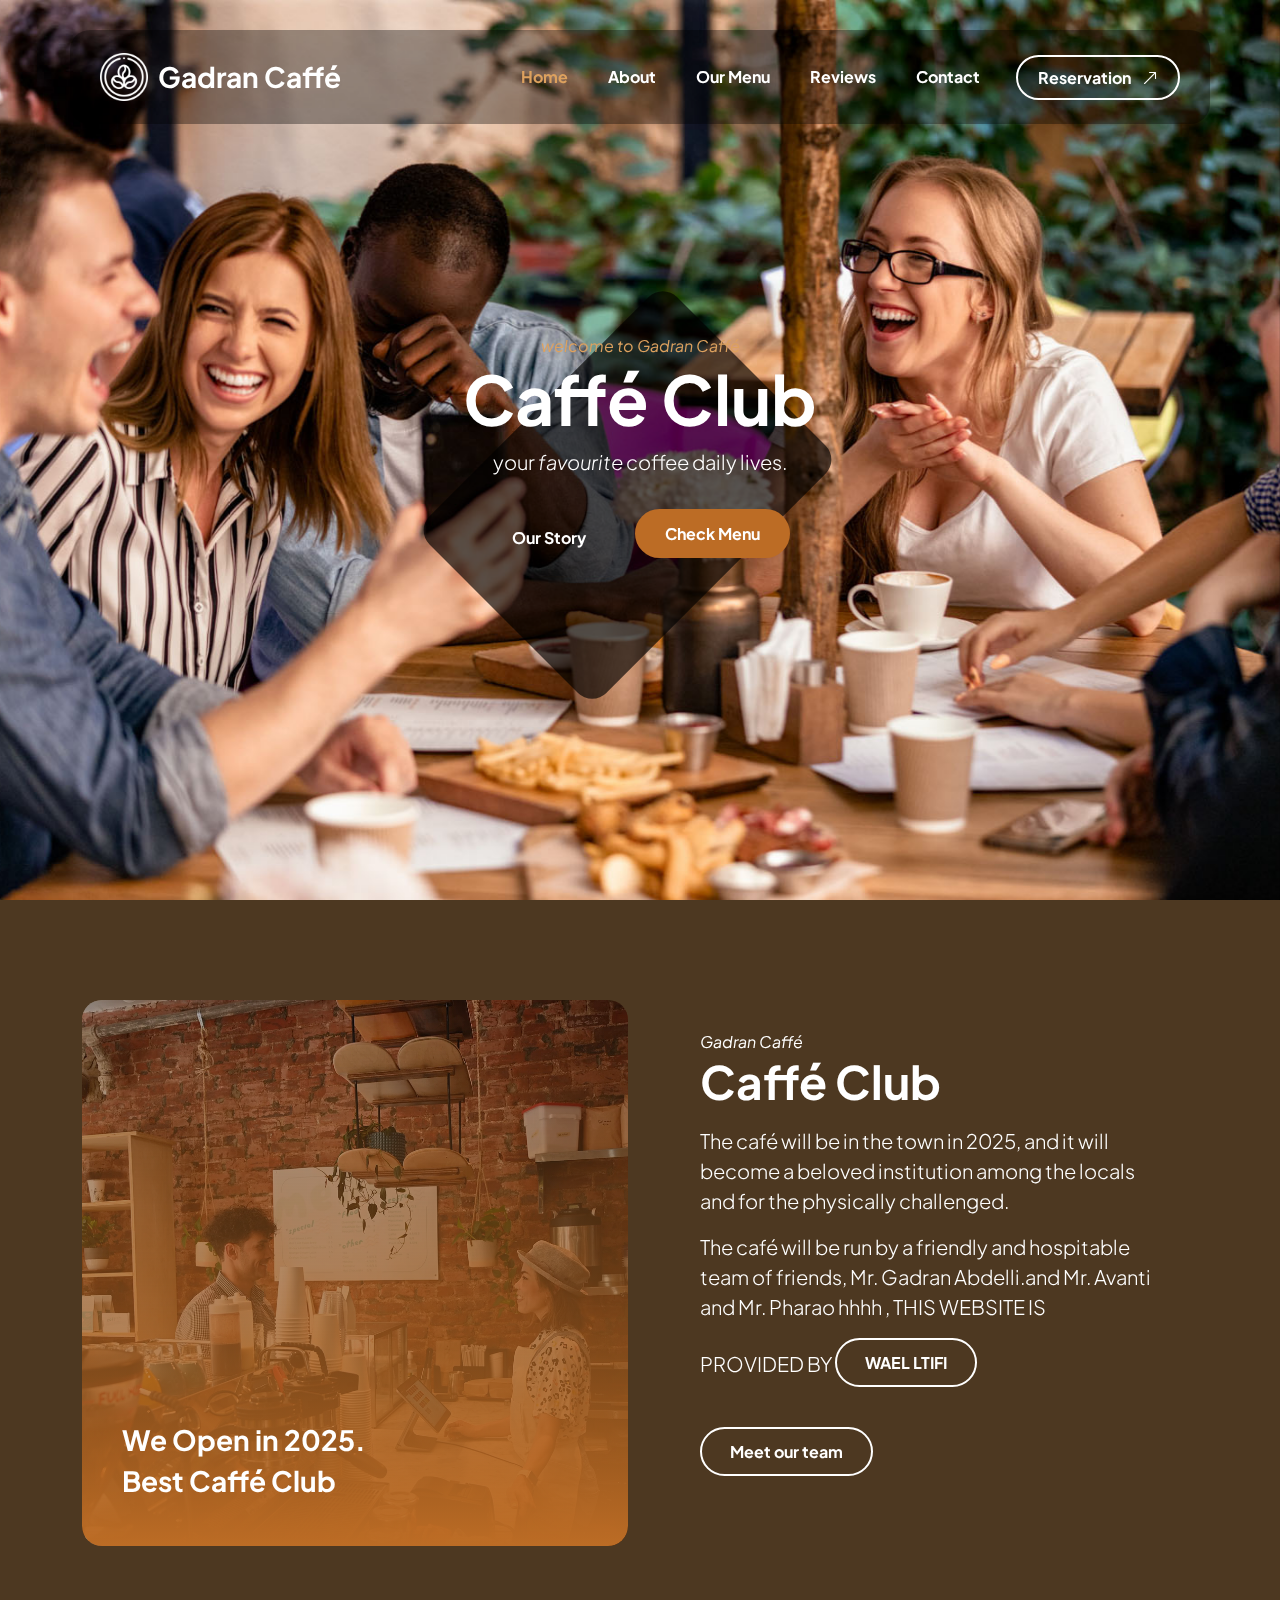
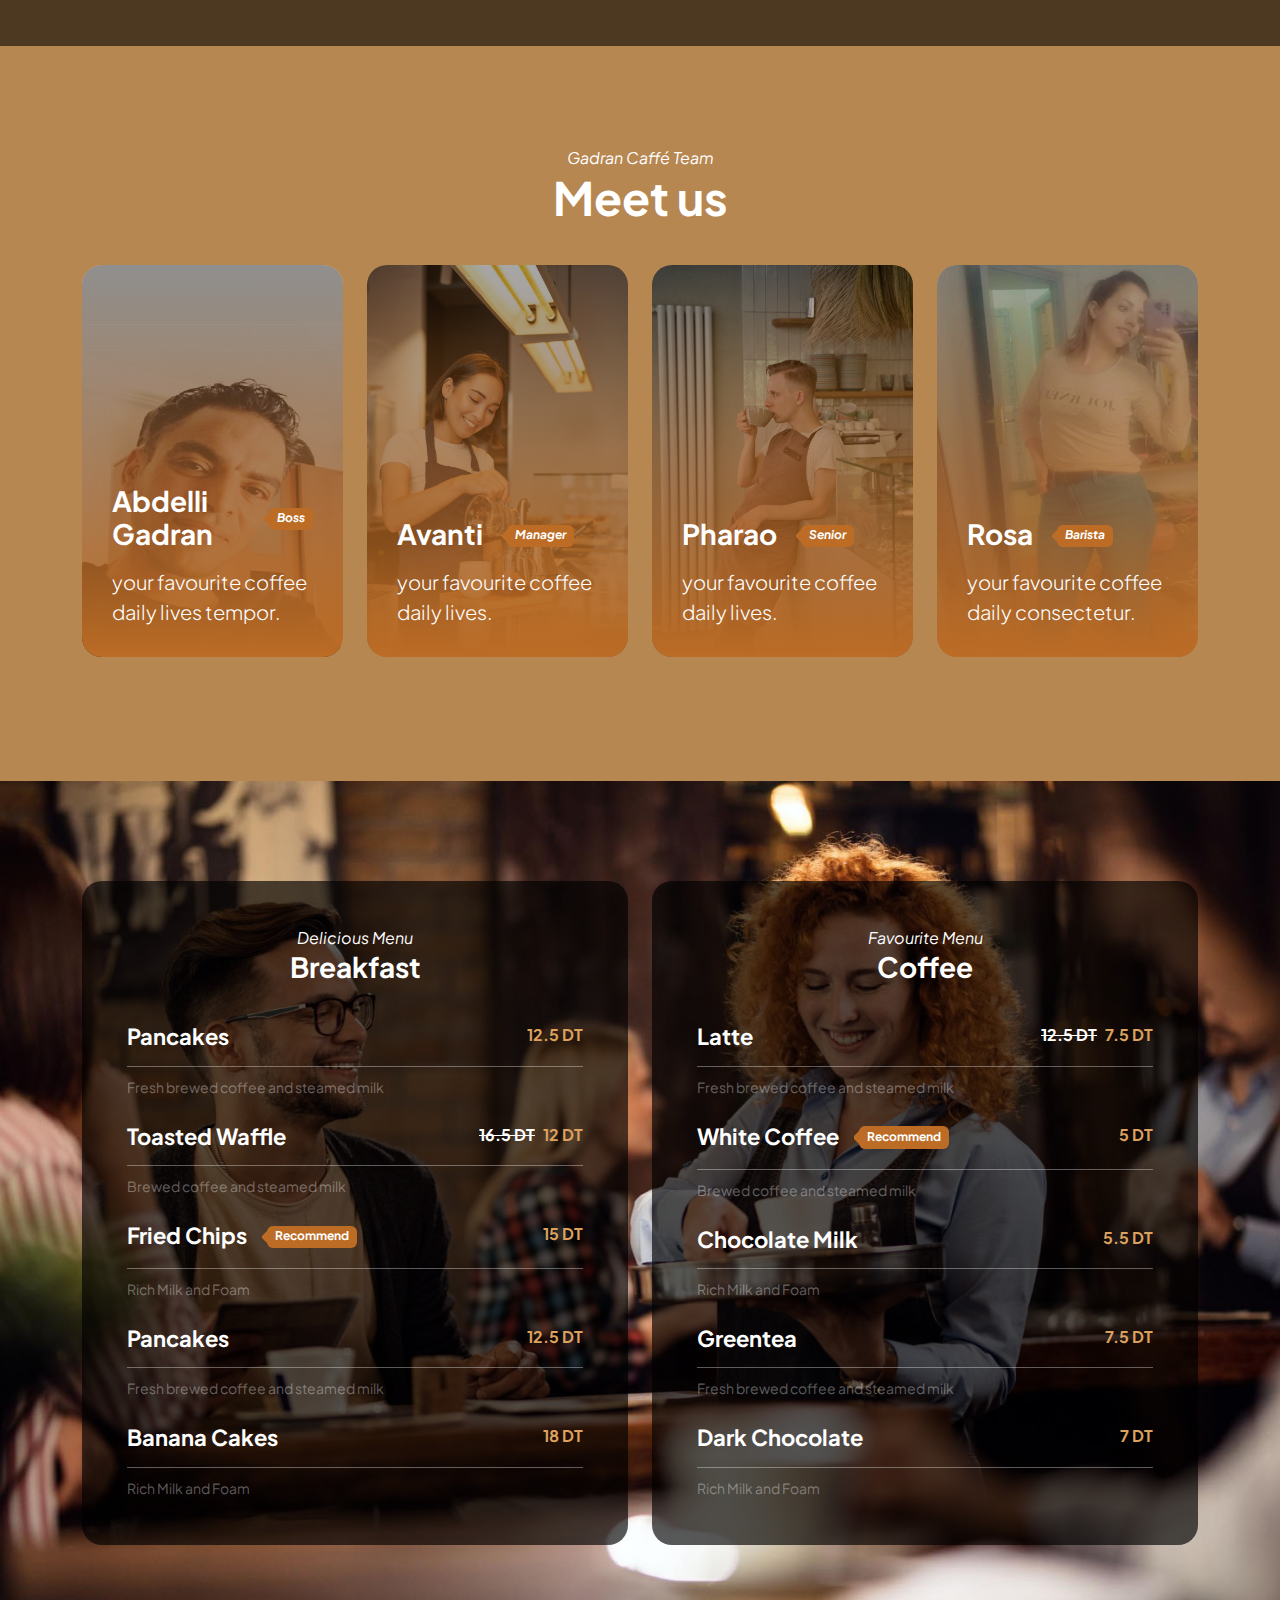
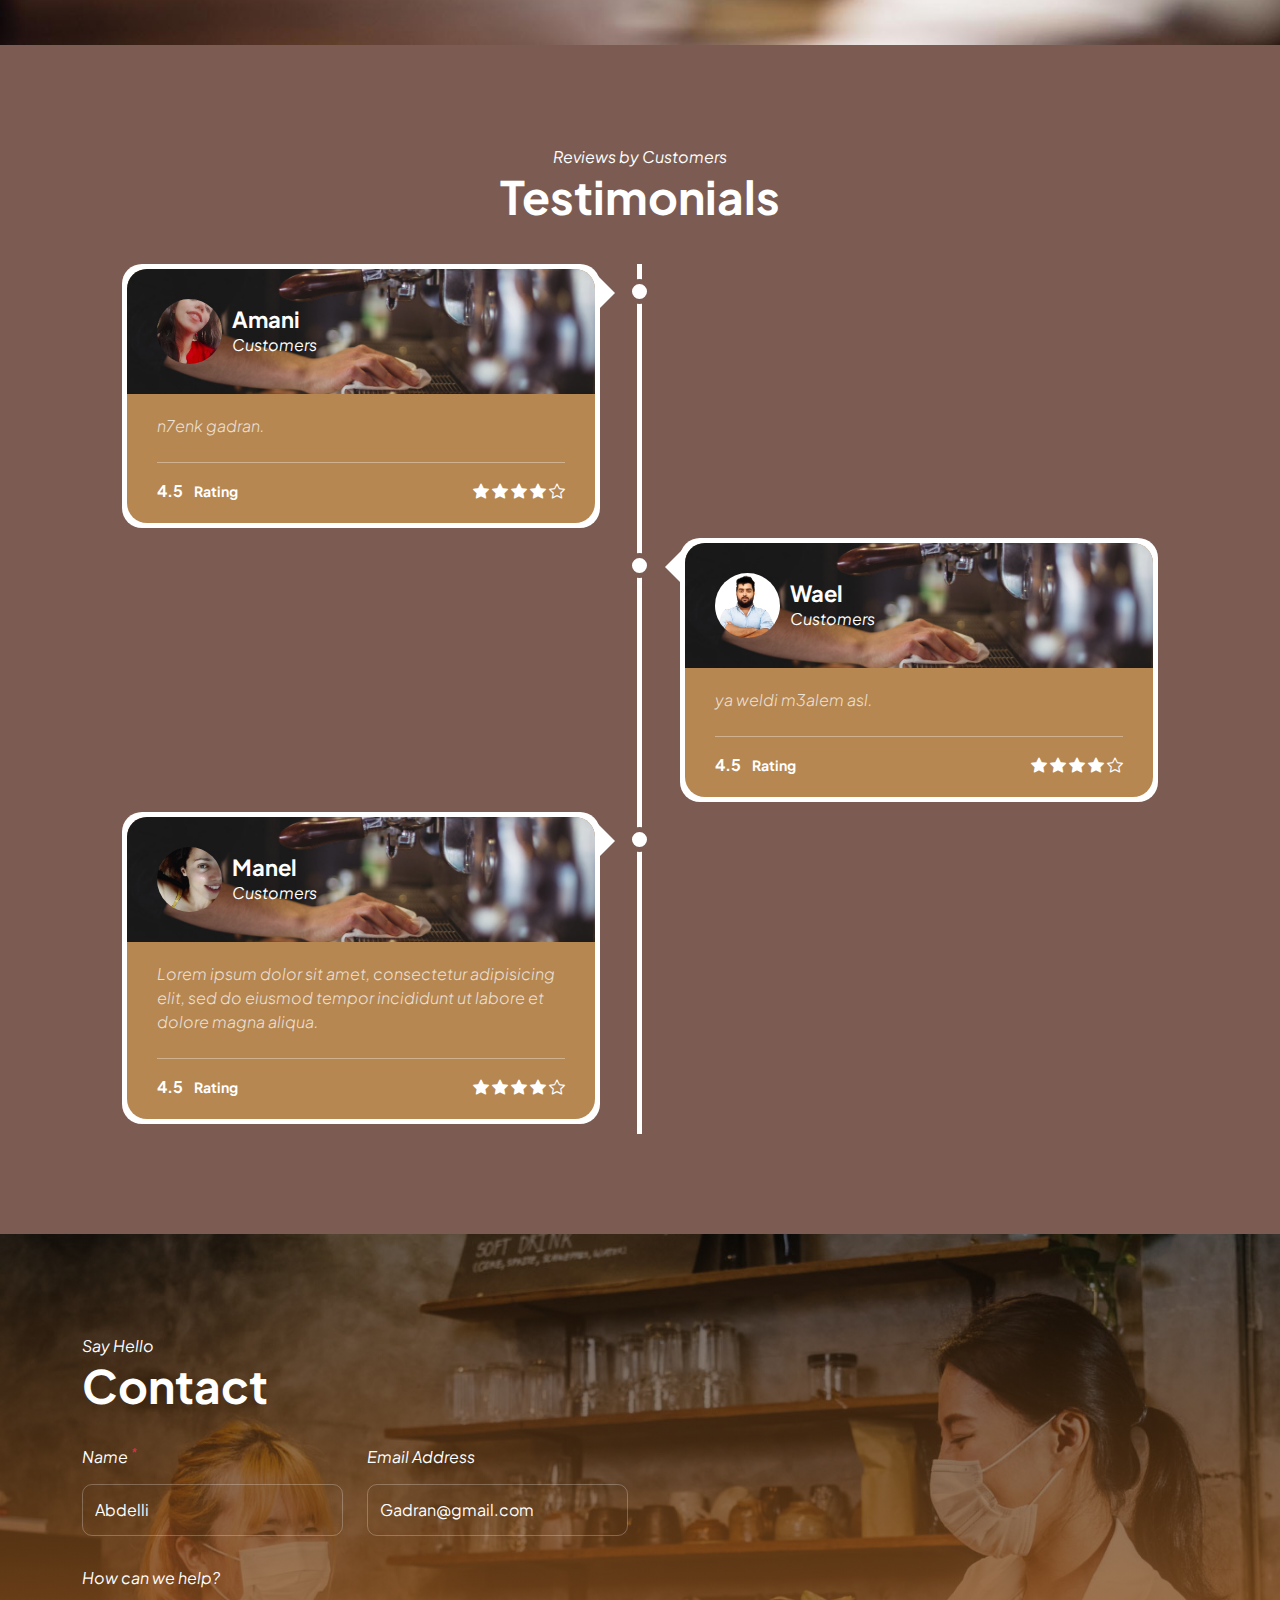
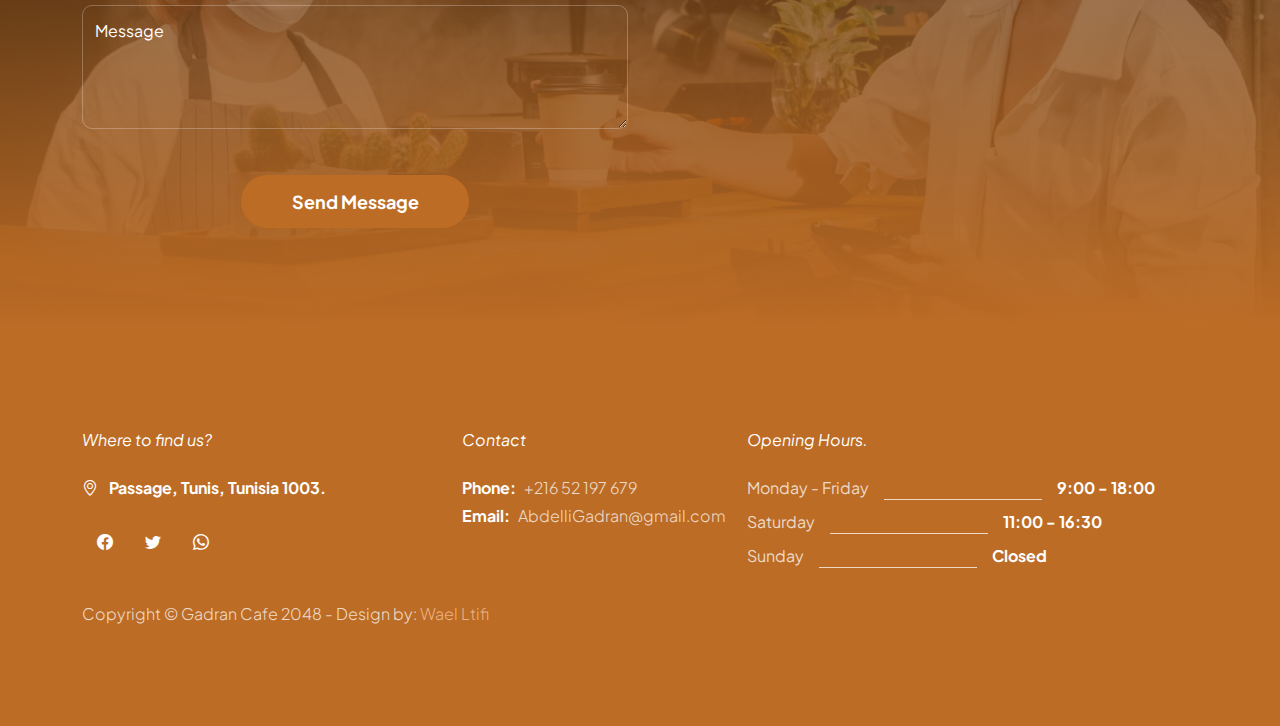
<file: index.html>
<!doctype html>
<html lang="en">

<head>
    <meta charset="utf-8">
    <meta name="viewport" content="width=device-width, initial-scale=1">

    <meta name="description" content="">
    <meta name="author" content="">

    <title>Gadran Cafe Template | wael ltifi</title>

    <!-- CSS FILES -->
    <link rel="preconnect" href="https://fonts.googleapis.com">

    <link rel="preconnect" href="https://fonts.gstatic.com" crossorigin>

    <link
        href="https://fonts.googleapis.com/css2?family=Plus+Jakarta+Sans:ital,wght@0,200;0,400;0,600;0,700;1,200;1,700&display=swap"
        rel="stylesheet">

    <link href="css/bootstrap.min.css" rel="stylesheet">

    <link href="css/bootstrap-icons.css" rel="stylesheet">

    <link href="css/vegas.min.css" rel="stylesheet">

    <link href="css/tooplate-barista.css" rel="stylesheet">

    <link rel="icon" href="images/coffee-beans.png">

</head>

<body>

    <main>
        <nav class="navbar navbar-expand-lg">
            <div class="container">
                <a class="navbar-brand d-flex align-items-center" href="index.html">
                    <img src="images/coffee-beans.png" class="navbar-brand-image img-fluid" alt="Gadran Cafe Template">
                    Gadran Caffé
                </a>

                <button class="navbar-toggler" type="button" data-bs-toggle="collapse" data-bs-target="#navbarNav"
                    aria-controls="navbarNav" aria-expanded="false" aria-label="Toggle navigation">
                    <span class="navbar-toggler-icon"></span>
                </button>

                <div class="collapse navbar-collapse" id="navbarNav">
                    <ul class="navbar-nav ms-lg-auto">
                        <li class="nav-item">
                            <a class="nav-link click-scroll" href="#section_1">Home</a>
                        </li>

                        <li class="nav-item">
                            <a class="nav-link click-scroll" href="#section_2">About</a>
                        </li>

                        <li class="nav-item">
                            <a class="nav-link click-scroll" href="#section_3">Our Menu</a>
                        </li>

                        <li class="nav-item">
                            <a class="nav-link click-scroll" href="#section_4">Reviews</a>
                        </li>

                        <li class="nav-item">
                            <a class="nav-link click-scroll" href="#section_5">Contact</a>
                        </li>
                    </ul>

                    <div class="ms-lg-3">
                        <a class="btn custom-btn custom-border-btn" href="reservation.html">
                            Reservation
                            <i class="bi-arrow-up-right ms-2"></i>
                        </a>
                    </div>
                </div>
            </div>
        </nav>


        <section class="hero-section d-flex justify-content-center align-items-center" id="section_1">

            <div class="container">
                <div class="row align-items-center">

                    <div class="col-lg-6 col-12 mx-auto">
                        <em class="small-text">welcome to Gadran Caffé</em>

                        <h1>Caffé Club</h1>

                        <p class="text-white mb-4 pb-lg-2">
                            your <em>favourite</em> coffee daily lives.
                        </p>

                        <a class="btn custom-btn custom-border-btn smoothscroll me-3" href="#section_2">
                            Our Story
                        </a>

                        <a class="btn custom-btn smoothscroll me-2 mb-2" href="#section_3"><strong>Check
                                Menu</strong></a>
                    </div>

                </div>
            </div>

            <div class="hero-slides"></div>
        </section>


        <section class="about-section section-padding" id="section_2">
            <div class="section-overlay"></div>
            <div class="container">
                <div class="row align-items-center">

                    <div class="col-lg-6 col-12">
                        <div class="ratio ratio-1x1">
                            <video autoplay="" loop="" muted="" class="custom-video" poster="">
                                <source src="videos/pexels-mike-jones-9046237.mp4" type="video/mp4">

                                Your browser does not support the video tag.
                            </video>

                            <div class="about-video-info d-flex flex-column">
                                <h4 class="mt-auto">We Open in 2025.</h4>

                                <h4>Best Caffé Club</h4>
                            </div>
                        </div>
                    </div>

                    <div class="col-lg-5 col-12 mt-4 mt-lg-0 mx-auto">
                        <em class="text-white">Gadran Caffé</em>

                        <h2 class="text-white mb-3">Caffé Club</h2>

                        <p class="text-white">The café will be in the town in 2025, and it will become a beloved
                            institution among the locals and for the physically challenged.</p>

                        <p class="text-white">The café will be run by a friendly and hospitable team of friends, Mr.
                            Gadran Abdelli.and Mr. Avanti and Mr. Pharao hhhh , THIS WEBSITE IS
                            PROVIDED BY <a href="https://wael-ltifi-portfolio.netlify.app/"
                                class="smoothscroll btn custom-btn custom-border-btn mt-3 mb-4">WAEL LTIFI</a>

                            <a href="#barista-team" class="smoothscroll btn custom-btn custom-border-btn mt-3 mb-4">Meet
                                our team</a>
                    </div>

                </div>
            </div>
        </section>


        <section class="barista-section section-padding section-bg" id="barista-team">
            <div class="container">
                <div class="row justify-content-center">

                    <div class="col-lg-12 col-12 text-center mb-4 pb-lg-2">
                        <em class="text-white">Gadran Caffé Team</em>

                        <h2 class="text-white">Meet us</h2>
                    </div>

                    <div class="col-lg-3 col-md-6 col-12 mb-4">
                        <div class="team-block-wrap">
                            <div class="team-block-info d-flex flex-column">
                                <div class="d-flex mt-auto mb-3">
                                    <h4 class="text-white mb-0">Abdelli Gadran</h4>

                                    <p class="badge ms-4"><em>Boss</em></p>
                                </div>

                                <p class="text-white mb-0">your favourite coffee daily lives tempor.</p>
                            </div>

                            <div class="team-block-image-wrap">
                                <img src="images/reviews/g.jpg"
                                    class="team-block-image img-fluid" alt="">
                            </div>
                        </div>
                    </div>

                    <div class="col-lg-3 col-md-6 col-12 mb-4">
                        <div class="team-block-wrap">
                            <div class="team-block-info d-flex flex-column">
                                <div class="d-flex mt-auto mb-3">
                                    <h4 class="text-white mb-0">Avanti</h4>

                                    <p class="badge ms-4"><em>Manager</em></p>
                                </div>

                                <p class="text-white mb-0">your favourite coffee daily lives.</p>
                            </div>

                            <div class="team-block-image-wrap">
                                <img src="images/team/cute-korean-barista-girl-pouring-coffee-prepare-filter-batch-brew-pour-working-cafe.jpg"
                                    class="team-block-image img-fluid" alt="">
                            </div>
                        </div>
                    </div>

                    <div class="col-lg-3 col-md-6 col-12 mb-4">
                        <div class="team-block-wrap">
                            <div class="team-block-info d-flex flex-column">
                                <div class="d-flex mt-auto mb-3">
                                    <h4 class="text-white mb-0">Pharao</h4>

                                    <p class="badge ms-4"><em>Senior</em></p>
                                </div>

                                <p class="text-white mb-0">your favourite coffee daily lives.</p>
                            </div>

                            <div class="team-block-image-wrap">
                                <img src="images/team/small-business-owner-drinking-coffee.jpg"
                                    class="team-block-image img-fluid" alt="">
                            </div>
                        </div>
                    </div>

                    <div class="col-lg-3 col-md-6 col-12">
                        <div class="team-block-wrap">
                            <div class="team-block-info d-flex flex-column">
                                <div class="d-flex mt-auto mb-3">
                                    <h4 class="text-white mb-0">Rosa</h4>

                                    <p class="badge ms-4"><em>Barista</em></p>
                                </div>

                                <p class="text-white mb-0">your favourite coffee daily consectetur.</p>
                            </div>

                            <div class="team-block-image-wrap">
                                <img src="images/reviews/r.jpg"
                                    class="team-block-image img-fluid" alt="">
                            </div>
                        </div>
                    </div>

                </div>
            </div>
        </section>


        <section class="menu-section section-padding" id="section_3">
            <div class="container">
                <div class="row">

                    <div class="col-lg-6 col-12 mb-4 mb-lg-0">
                        <div class="menu-block-wrap">
                            <div class="text-center mb-4 pb-lg-2">
                                <em class="text-white">Delicious Menu</em>
                                <h4 class="text-white">Breakfast</h4>
                            </div>

                            <div class="menu-block">
                                <div class="d-flex">
                                    <h6>Pancakes</h6>

                                    <span class="underline"></span>

                                    <strong class="ms-auto">12.5 DT</strong>
                                </div>

                                <div class="border-top mt-2 pt-2">
                                    <small>Fresh brewed coffee and steamed milk</small>
                                </div>
                            </div>

                            <div class="menu-block my-4">
                                <div class="d-flex">
                                    <h6>
                                        Toasted Waffle
                                    </h6>

                                    <span class="underline"></span>

                                    <strong class="text-white ms-auto"><del>16.5 DT</del></strong>

                                    <strong class="ms-2">12 DT</strong>
                                </div>

                                <div class="border-top mt-2 pt-2">
                                    <small>Brewed coffee and steamed milk</small>
                                </div>
                            </div>

                            <div class="menu-block">
                                <div class="d-flex">
                                    <h6>Fried Chips
                                        <span class="badge ms-3">Recommend</span>
                                    </h6>

                                    <span class="underline"></span>

                                    <strong class="ms-auto">15 DT</strong>
                                </div>

                                <div class="border-top mt-2 pt-2">
                                    <small>Rich Milk and Foam</small>
                                </div>
                            </div>

                            <div class="menu-block my-4">
                                <div class="d-flex">
                                    <h6>Pancakes</h6>

                                    <span class="underline"></span>

                                    <strong class="ms-auto">12.5 DT</strong>
                                </div>

                                <div class="border-top mt-2 pt-2">
                                    <small>Fresh brewed coffee and steamed milk</small>
                                </div>
                            </div>

                            <div class="menu-block">
                                <div class="d-flex">
                                    <h6>Banana Cakes</h6>

                                    <span class="underline"></span>

                                    <strong class="ms-auto">18 DT</strong>
                                </div>

                                <div class="border-top mt-2 pt-2">
                                    <small>Rich Milk and Foam</small>
                                </div>
                            </div>
                        </div>
                    </div>

                    <div class="col-lg-6 col-12">
                        <div class="menu-block-wrap">
                            <div class="text-center mb-4 pb-lg-2">
                                <em class="text-white">Favourite Menu</em>
                                <h4 class="text-white">Coffee</h4>
                            </div>

                            <div class="menu-block">
                                <div class="d-flex">
                                    <h6>Latte</h6>

                                    <span class="underline"></span>

                                    <strong class="text-white ms-auto"><del>12.5 DT</del></strong>

                                    <strong class="ms-2">7.5 DT</strong>
                                </div>

                                <div class="border-top mt-2 pt-2">
                                    <small>Fresh brewed coffee and steamed milk</small>
                                </div>
                            </div>

                            <div class="menu-block my-4">
                                <div class="d-flex">
                                    <h6>
                                        White Coffee
                                        <span class="badge ms-3">Recommend</span>
                                    </h6>

                                    <span class="underline"></span>

                                    <strong class="ms-auto">5 DT</strong>
                                </div>

                                <div class="border-top mt-2 pt-2">
                                    <small>Brewed coffee and steamed milk</small>
                                </div>
                            </div>

                            <div class="menu-block">
                                <div class="d-flex">
                                    <h6>Chocolate Milk</h6>

                                    <span class="underline"></span>

                                    <strong class="ms-auto">5.5 DT</strong>
                                </div>

                                <div class="border-top mt-2 pt-2">
                                    <small>Rich Milk and Foam</small>
                                </div>
                            </div>

                            <div class="menu-block my-4">
                                <div class="d-flex">
                                    <h6>Greentea</h6>

                                    <span class="underline"></span>

                                    <strong class="ms-auto">7.5 DT</strong>
                                </div>

                                <div class="border-top mt-2 pt-2">
                                    <small>Fresh brewed coffee and steamed milk</small>
                                </div>
                            </div>

                            <div class="menu-block">
                                <div class="d-flex">
                                    <h6>Dark Chocolate</h6>

                                    <span class="underline"></span>

                                    <strong class="ms-auto">7 DT</strong>
                                </div>

                                <div class="border-top mt-2 pt-2">
                                    <small>Rich Milk and Foam</small>
                                </div>
                            </div>
                        </div>
                    </div>

                </div>
            </div>
        </section>


        <section class="reviews-section section-padding section-bg" id="section_4">
            <div class="container">
                <div class="row justify-content-center">

                    <div class="col-lg-12 col-12 text-center mb-4 pb-lg-2">
                        <em class="text-white">Reviews by Customers</em>

                        <h2 class="text-white">Testimonials</h2>
                    </div>

                    <div class="timeline">
                        <div class="timeline-container timeline-container-left">
                            <div class="timeline-content">
                                <div class="reviews-block">
                                    <div class="reviews-block-image-wrap d-flex align-items-center">
                                        <img src="images/reviews/a.jpg" class="reviews-block-image img-fluid" alt="">

                                        <div class="">
                                            <h6 class="text-white mb-0">Amani</h6>
                                            <em class="text-white"> Customers</em>
                                        </div>
                                    </div>

                                    <div class="reviews-block-info">
                                        <p>n7enk gadran.</p>

                                        <div class="d-flex border-top pt-3 mt-4">
                                            <strong class="text-white">4.5 <small class="ms-2">Rating</small></strong>

                                            <div class="reviews-group ms-auto">
                                                <i class="bi-star-fill"></i>
                                                <i class="bi-star-fill"></i>
                                                <i class="bi-star-fill"></i>
                                                <i class="bi-star-fill"></i>
                                                <i class="bi-star"></i>
                                            </div>
                                        </div>
                                    </div>
                                </div>
                            </div>
                        </div>

                        <div class="timeline-container timeline-container-right">
                            <div class="timeline-content">
                                <div class="reviews-block">
                                    <div class="reviews-block-image-wrap d-flex align-items-center">
                                        <img src="images/reviews/wael.png" class="reviews-block-image img-fluid" alt="">

                                        <div class="">
                                            <h6 class="text-white mb-0">Wael</h6>
                                            <em class="text-white"> Customers</em>
                                        </div>
                                    </div>

                                    <div class="reviews-block-info">
                                        <p>ya weldi m3alem asl.</p>

                                        <div class="d-flex border-top pt-3 mt-4">
                                            <strong class="text-white">4.5 <small class="ms-2">Rating</small></strong>

                                            <div class="reviews-group ms-auto">
                                                <i class="bi-star-fill"></i>
                                                <i class="bi-star-fill"></i>
                                                <i class="bi-star-fill"></i>
                                                <i class="bi-star-fill"></i>
                                                <i class="bi-star"></i>
                                            </div>
                                        </div>
                                    </div>
                                </div>
                            </div>
                        </div>

                        <div class="timeline-container timeline-container-left">
                            <div class="timeline-content">
                                <div class="reviews-block">
                                    <div class="reviews-block-image-wrap d-flex align-items-center">
                                        <img src="images/reviews/r2.jpg" class="reviews-block-image img-fluid" alt="">

                                        <div class="">
                                            <h6 class="text-white mb-0">Manel</h6>
                                            <em class="text-white"> Customers</em>
                                        </div>
                                    </div>

                                    <div class="reviews-block-info">
                                        <p>Lorem ipsum dolor sit amet, consectetur adipisicing elit, sed do eiusmod
                                            tempor incididunt ut labore et dolore magna aliqua.</p>

                                        <div class="d-flex border-top pt-3 mt-4">
                                            <strong class="text-white">4.5 <small class="ms-2">Rating</small></strong>

                                            <div class="reviews-group ms-auto">
                                                <i class="bi-star-fill"></i>
                                                <i class="bi-star-fill"></i>
                                                <i class="bi-star-fill"></i>
                                                <i class="bi-star-fill"></i>
                                                <i class="bi-star"></i>
                                            </div>
                                        </div>
                                    </div>
                                </div>
                            </div>
                        </div>
                    </div>

                </div>
            </div>
        </section>


        <section class="contact-section section-padding" id="section_5">
            <div class="container">
                <div class="row">

                    <div class="col-lg-12 col-12">
                        <em class="text-white">Say Hello</em>
                        <h2 class="text-white mb-4 pb-lg-2">Contact</h2>
                    </div>

                    <div class="col-lg-6 col-12">
                        <form action="#" method="post" class="custom-form contact-form" role="form">

                            <div class="row">

                                <div class="col-lg-6 col-12">
                                    <label for="name" class="form-label">Name <sup class="text-danger">*</sup></label>

                                    <input type="text" name="name" id="name" class="form-control" placeholder="Abdelli"
                                        required="">
                                </div>

                                <div class="col-lg-6 col-12">
                                    <label for="email" class="form-label">Email Address</label>

                                    <input type="email" name="email" id="email" pattern="[^ @]*@[^ @]*"
                                        class="form-control" placeholder="Gadran@gmail.com" required="">
                                </div>

                                <div class="col-12">
                                    <label for="message" class="form-label">How can we help?</label>

                                    <textarea name="message" rows="4" class="form-control" id="message"
                                        placeholder="Message" required=""></textarea>

                                </div>
                            </div>

                            <div class="col-lg-5 col-12 mx-auto mt-3">
                                <button type="submit" class="form-control">Send Message</button>
                            </div>
                        </form>
                    </div>

                    

                </div>
            </div>
        </section>


        <footer class="site-footer">
            <div class="container">
                <div class="row">

                    <div class="col-lg-4 col-12 me-auto">
                        <em class="text-white d-block mb-4">Where to find us?</em>

                        <strong class="text-white">
                            <i class="bi-geo-alt me-2"></i>
                            Passage, Tunis, Tunisia 1003.

                        </strong>

                        <ul class="social-icon mt-4">
                            <li class="social-icon-item">
                                <a href="https://www.facebook.com/abdelli.gadran" class="social-icon-link bi-facebook">
                                </a>
                            </li>

                            <li class="social-icon-item">
                                <a href="https://www.facebook.com/abdelli.gadran" target="_new" class="social-icon-link bi-twitter">
                                </a>
                            </li>

                            <li class="social-icon-item">
                                <a href="https://www.facebook.com/abdelli.gadran" class="social-icon-link bi-whatsapp">
                                </a>
                            </li>
                        </ul>
                    </div>

                    <div class="col-lg-3 col-12 mt-4 mb-3 mt-lg-0 mb-lg-0">
                        <em class="text-white d-block mb-4">Contact</em>

                        <p class="d-flex mb-1">
                            <strong class="me-2">Phone:</strong>
                            <a href="tel: +216 52 197 679" class="site-footer-link">
                                +216
                                52 197 679
                            </a>
                        </p>

                        <p class="d-flex">
                            <strong class="me-2">Email:</strong>

                            <a href="mailto:gadran@gmail.com" class="site-footer-link">
                                AbdelliGadran@gmail.com
                            </a>
                        </p>
                    </div>


                    <div class="col-lg-5 col-12">
                        <em class="text-white d-block mb-4">Opening Hours.</em>

                        <ul class="opening-hours-list">
                            <li class="d-flex">
                                Monday - Friday
                                <span class="underline"></span>

                                <strong>9:00 - 18:00</strong>
                            </li>

                            <li class="d-flex">
                                Saturday
                                <span class="underline"></span>

                                <strong>11:00 - 16:30</strong>
                            </li>

                            <li class="d-flex">
                                Sunday
                                <span class="underline"></span>

                                <strong>Closed</strong>
                            </li>
                        </ul>
                    </div>

                    <div class="col-lg-8 col-12 mt-4">
                        <p class="copyright-text mb-0">Copyright © Gadran Cafe 2048
                            - Design by: <a rel="sponsored" href="https://wael-ltifi-portfolio.netlify.app/" target="_blank"> Wael Ltifi</a>
                    </div>
                </div>
        </footer>
    </main>

    <!-- JAVASCRIPT FILES -->
    <script src="js/jquery.min.js"></script>
    <script src="js/bootstrap.min.js"></script>
    <script src="js/jquery.sticky.js"></script>
    <script src="js/click-scroll.js"></script>
    <script src="js/vegas.min.js"></script>
    <script src="js/custom.js"></script>

</body>

</html>
<!-- 

All Right/liences is Reserved by rjksharma
For Buy this Template contact us https://rjksharma.com/contact

follow us on social media for more projects :)

► YouTube : https://www.youtube.com/@rjksharma
► Facebook : https://www.facebook.com/rjksharma23
► Instagram : https://www.instagram.com/rjksharma_/
► Twitter : https://twitter.com/rjksharma23
► Linkedin : https://www.linkedin.com/in/rjksharma23
► Github : https://github.com/rjksharma 

-->
</file>
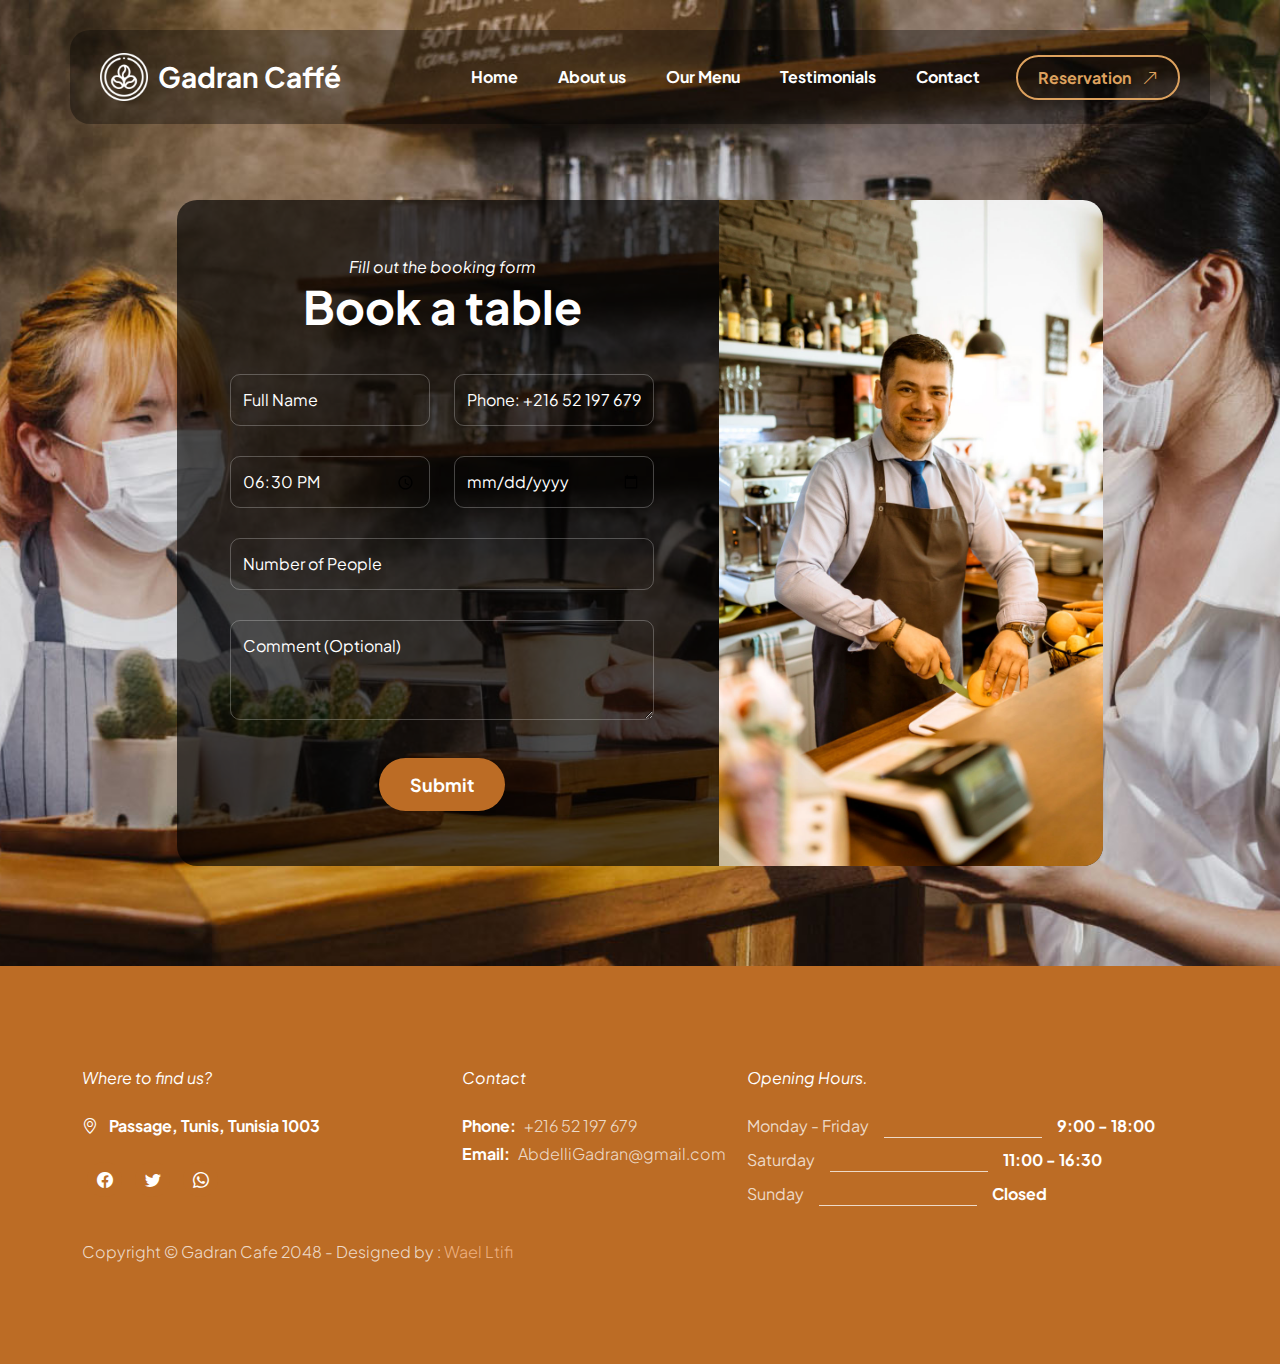
<file: reservation.html>
<!doctype html>
<html lang="en">
    <head>
        <meta charset="utf-8">
        <meta name="viewport" content="width=device-width, initial-scale=1">

        <meta name="description" content="">
        <meta name="author" content="">

        <title>Gadran Cafe - HTML Reservation Form | wael ltifi</title>

        <!-- CSS FILES -->                
        <link rel="preconnect" href="https://fonts.googleapis.com">
        
        <link rel="preconnect" href="https://fonts.gstatic.com" crossorigin>

        <link href="https://fonts.googleapis.com/css2?family=Plus+Jakarta+Sans:ital,wght@0,200;0,400;0,600;0,700;1,200;1,700&display=swap" rel="stylesheet">
            
        <link href="css/bootstrap.min.css" rel="stylesheet">

        <link href="css/bootstrap-icons.css" rel="stylesheet">

        <link href="css/vegas.min.css" rel="stylesheet">

        <link href="css/tooplate-barista.css" rel="stylesheet">

    </head>
    
    <body class="reservation-page">
                
            <main>
                <nav class="navbar navbar-expand-lg">                
                    <div class="container">
                        <a class="navbar-brand d-flex align-items-center" href="index.html">
                            <img src="images/coffee-beans.png" class="navbar-brand-image img-fluid" alt="">
                            Gadran Caffé
                        </a>
        
                        <button class="navbar-toggler" type="button" data-bs-toggle="collapse" data-bs-target="#navbarNav" aria-controls="navbarNav" aria-expanded="false" aria-label="Toggle navigation">
                            <span class="navbar-toggler-icon"></span>
                        </button>
        
                        <div class="collapse navbar-collapse" id="navbarNav">
                            <ul class="navbar-nav ms-lg-auto">
                                <li class="nav-item">
                                    <a class="nav-link" href="index.html#section_1">Home</a>
                                </li>
        
                                <li class="nav-item">
                                    <a class="nav-link" href="index.html#section_2">About us</a>
                                </li>

                                <li class="nav-item">
                                    <a class="nav-link" href="index.html#section_3">Our Menu</a>
                                </li>

                                <li class="nav-item">
                                    <a class="nav-link" href="index.html#section_4">Testimonials</a>
                                </li>

                                <li class="nav-item">
                                    <a class="nav-link" href="index.html#section_5">Contact</a>
                                </li>
                            </ul>

                            <div class="ms-lg-3">
                                <a class="btn custom-btn custom-border-btn" href="reservation.html">
                                    Reservation
                                    <i class="bi-arrow-up-right ms-2"></i>
                                </a>
                            </div>
                        </div>
                    </div>
                </nav>
                

                <section class="booking-section section-padding">
                <div class="container">
                    <div class="row">

                        <div class="col-lg-10 col-12 mx-auto">
                            <div class="booking-form-wrap">
                                <div class="row">
                                    <div class="col-lg-7 col-12 p-0">
                                        <form class="custom-form booking-form" action="#" method="post" role="form">
                                            <div class="text-center mb-4 pb-lg-2">
                                                <em class="text-white">Fill out the booking form</em>

                                                <h2 class="text-white">Book a table</h2>
                                            </div>

                                            <div class="booking-form-body">
                                                <div class="row">
                                                    <div class="col-lg-6 col-12">
                                                        <input type="text" name="booking-form-name" id="booking-form-name" class="form-control" placeholder="Full Name" required>
                                                    </div>

                                                    <div class="col-lg-6 col-12">
                                                        <input type="tel" class="form-control" name="booking-form-phone" placeholder="Phone: +216 52 197 679" pattern="[0-9]{3}-[0-9]{3}-[0-9]{4}" required="">
                                                    </div>

                                                    <div class="col-lg-6 col-12">
                                                        <input class="form-control" type="time" name="booking-form-time" value="18:30">
                                                    </div>

                                                    <div class="col-lg-6 col-12">
                                                        <input type="date" name="booking-form-date" id="booking-form-date" class="form-control" placeholder="Date" required="">
                                                    </div>

                                                    <div class="col-lg-12 col-12">
                                                        <input type="number" name="booking-form-number" id="booking-form-number" class="form-control" placeholder="Number of People" required="">

                                                        <textarea name="booking-form-message" rows="3" class="form-control" id="booking-form-message" placeholder="Comment (Optional)"></textarea>
                                                    </div>

                                                    <div class="col-lg-4 col-md-10 col-8 mx-auto mt-2">
                                                        <button type="submit" class="form-control">Submit</button>
                                                    </div>
                                                </div>
                                            </div>
                                        </form>
                                    </div>

                                    <div class="col-lg-5 col-12 p-0">
                                        <div class="booking-form-image-wrap">
                                            
                                            <img src="images/barman-with-fruits.jpg" class="booking-form-image img-fluid" alt="">
                                        </div>

                                    </div>
                                </div>
                            </div>

                        </div>
                    </div>
                </section>


                <footer class="site-footer">
                    <div class="container">
                        <div class="row">

                            <div class="col-lg-4 col-12 me-auto">
                                <em class="text-white d-block mb-4">Where to find us?</em>

                                <strong class="text-white">
                                    <i class="bi-geo-alt me-2"></i>
                                    Passage, Tunis, Tunisia 1003
                                </strong>

                                <ul class="social-icon mt-4">
                                    <li class="social-icon-item">
                                        <a href="https://www.facebook.com/abdelli.gadran" class="social-icon-link bi-facebook">
                                        </a>
                                    </li>
        
                                    <li class="social-icon-item">
                                        <a href="https://www.facebook.com/abdelli.gadran" target="_new" class="social-icon-link bi-twitter">
                                        </a>
                                    </li>

                                    <li class="social-icon-item">
                                        <a href="https://www.facebook.com/abdelli.gadran" class="social-icon-link bi-whatsapp">
                                        </a>
                                    </li>
                                </ul>
                            </div>

                            <div class="col-lg-3 col-12 mt-4 mb-3 mt-lg-0 mb-lg-0">
                                <em class="text-white d-block mb-4">Contact</em>

                                <p class="d-flex mb-1">
                                    <strong class="me-2">Phone:</strong>
                                    <a href="tel: +216 52 197 679" class="site-footer-link">
                                        +216 
                                        52 197 679
                                    </a>
                                </p>

                                <p class="d-flex">
                                    <strong class="me-2">Email:</strong>

                                    <a href="mailto:gadran@gmail.com" class="site-footer-link">
                                        AbdelliGadran@gmail.com
                                    </a>
                                </p>
                            </div>


                            <div class="col-lg-5 col-12">
                                <em class="text-white d-block mb-4">Opening Hours.</em>

                                <ul class="opening-hours-list">
                                    <li class="d-flex">
                                        Monday - Friday
                                        <span class="underline"></span>

                                        <strong>9:00 - 18:00</strong>
                                    </li>

                                    <li class="d-flex">
                                        Saturday
                                        <span class="underline"></span>

                                        <strong>11:00 - 16:30</strong>
                                    </li>

                                    <li class="d-flex">
                                        Sunday
                                        <span class="underline"></span>

                                        <strong>Closed</strong>
                                    </li>
                                </ul>
                            </div>

                            <div class="col-lg-8 col-12 mt-4">
                                <p class="copyright-text mb-0">Copyright © Gadran Cafe 2048 
                                    - Designed by : <a rel="sponsored" href="https://wael-ltifi-portfolio.netlify.app/" target="_blank">Wael Ltifi</a></p>
                            </div>

                    </div>
                </footer>
            </main>


        <!-- JAVASCRIPT FILES -->
        <script src="js/jquery.min.js"></script>
        <script src="js/bootstrap.min.js"></script>
        <script src="js/jquery.sticky.js"></script>
        <script src="js/vegas.min.js"></script>
        <script src="js/custom.js"></script>

    </body>

</html>
</file>
<file: css/tooplate-barista.css>
:root {
  --white-color:                  #ffffff;
  --primary-color:                #BC6C25;
  --secondary-color:              #DDA15E;
  --section-bg-color:             #b78752;
  --custom-btn-bg-color:          #BC6C25;
  --custom-btn-bg-hover-color:    #DDA15E;
  --dark-color:                   #000000;
  --p-color:                      #717275;
  --border-color:                 #7fffd4;
  --link-hover-color:             #E76F51;

  --body-font-family:             'Plus Jakarta Sans', sans-serif;

  --h1-font-size:                 68px;
  --h2-font-size:                 46px;
  --h3-font-size:                 32px;
  --h4-font-size:                 28px;
  --h5-font-size:                 24px;
  --h6-font-size:                 22px;
  --p-font-size:                  20px;
  --btn-font-size:                16px;
  --form-btn-font-size:           18px;
  --menu-font-size:               16px;

  --border-radius-large:          100px;
  --border-radius-medium:         20px;
  --border-radius-small:          10px;

  --font-weight-thin:             200;
  --font-weight-light:            300;
  --font-weight-normal:           400;
  --font-weight-bold:             700;
}

body {
  background-color: var(--white-color);
  font-family: var(--body-font-family); 
}


/*---------------------------------------
  TYPOGRAPHY               
-----------------------------------------*/

h2,
h3,
h4,
h5,
h6 {
  color: var(--dark-color);
}

h1,
h2,
h3,
h4,
h5,
h6 {
  font-weight: var(--font-weight-bold);
}

h1 {
  font-size: var(--h1-font-size);
}

h2 {
  font-size: var(--h2-font-size);
}

h3 {
  font-size: var(--h3-font-size);
}

h4 {
  font-size: var(--h4-font-size);
}

h5 {
  font-size: var(--h5-font-size);
}

h6 {
  font-size: var(--h6-font-size);
}

p {
  color: var(--p-color);
  font-size: var(--p-font-size);
  font-weight: var(--font-weight-light);
}

ul li {
  color: var(--p-color);
  font-size: var(--p-font-size);
  font-weight: var(--font-weight-light);
}

a, 
button {
  touch-action: manipulation;
  transition: all 0.3s;
}

a {
  display: inline-block;
  color: var(--primary-color);
  text-decoration: none;
}

a:hover {
  color: var(--link-hover-color);
}

b,
strong {
  font-weight: var(--font-weight-bold);
}


/*---------------------------------------
  SECTION               
-----------------------------------------*/
.section-padding {
  padding-top: 100px;
  padding-bottom: 100px;
}

.section-bg {
  background-color: var(--section-bg-color);
}

.section-overlay {
  background-color: var(--dark-color);
  position: absolute;
  z-index: 9;
  top: 0;
  left: 0;
  pointer-events: none;
  width: 100%;
  height: 100%;
  opacity: 0.65;
}

.section-overlay + .container {
  position: relative;
  z-index: 22;
}

.back-top-icon {
  font-size: var(--h2-font-size);
}


/*---------------------------------------
  TIMELINE               
-----------------------------------------*/
.timeline {
  position: relative;
  max-width: 1200px;
  margin: 0 auto;
}

.timeline::after {
  content: '';
  position: absolute;
  width: 5px;
  background-color: var(--white-color);
  top: 0;
  bottom: 0;
  left: 50%;
  margin-left: -3px;
}

.timeline-container {
  padding: 10px 40px;
  padding-top: 0;
  position: relative;
  background-color: inherit;
  width: 50%;
}

.timeline-container::after {
  content: '';
  position: absolute;
  width: 25px;
  height: 25px;
  right: -12px;
  background-color: var(--white-color);
  border: 5px solid #7c5c52;
  top: 15px;
  border-radius: 50%;
  z-index: 1;
}

.timeline-container-left {
  left: 0;
}

.timeline-container-right {
  left: 50%;
}

.timeline-container-left::before {
  content: " ";
  height: 0;
  position: absolute;
  top: 9px;
  width: 0;
  z-index: 1;
  right: 25px;
  border: medium solid white;
  border-width: 20px 0 20px 20px;
  border-color: transparent transparent transparent white;
}

.timeline-container-right::before {
  content: " ";
  height: 0;
  position: absolute;
  top: 9px;
  width: 0;
  z-index: 1;
  left: 25px;
  border: medium solid white;
  border-width: 20px 20px 20px 0;
  border-color: transparent white transparent transparent;
}

.timeline-container-right::after {
  left: -13px;
}

.timeline-content {
  padding: 5px;
  background-color: var(--white-color);
  position: relative;
  border-radius: var(--border-radius-medium);
}

@media screen and (max-width: 991px) {
  .timeline::after {
    left: 31px;
  }

  .timeline-container {
    width: 100%;
    padding-left: 70px;
    padding-right: 25px;
  }

  .timeline-container::before {
    left: 58px;
    border: medium solid white;
    border-width: 20px 20px 20px 0;
    border-color: transparent white transparent transparent;
  }

  .timeline-container-left::after, .timeline-container-right::after {
    left: 6px;
  }

  .timeline-container-right {
    left: 0%;
  }
}


/*---------------------------------------
  CUSTOM BUTTON               
-----------------------------------------*/
.custom-btn {
  background: var(--custom-btn-bg-color);
  border: 2px solid transparent;
  border-radius: var(--border-radius-large);
  color: var(--white-color);
  font-size: var(--btn-font-size);
  font-weight: var(--font-weight-bold);
  line-height: normal;
  transition: all 0.3s;
  padding: 12px 28px;
}

.custom-btn:hover {
  background: var(--custom-btn-bg-hover-color);
  color: var(--white-color);
}

.custom-border-btn {
  background: transparent;
  border: 2px solid var(--white-color);
  color: var(--white-color);
}

.custom-border-btn:hover {
  background: var(--white-color);
  color: var(--secondary-color);
}

.custom-btn-bg-white {
  border-color: var(--white-color);
  color: var(--white-color);
}

.custom-btn-italic {
  font-style: italic;
}


/*---------------------------------------
  NAVIGATION BAR & OFFCANVAS              
-----------------------------------------*/
.sticky-wrapper {
  position: absolute;
  z-index: 999999;
  top: 0;
  right: 0;
  left: 0;
}

.sticky-wrapper.is-sticky .container {
  background: rgba(0, 0, 0, 0.65);
  border-radius: var(--border-radius-medium);
  padding: 15px 30px;
}

.navbar {
  background: transparent;
  z-index: 999999;
  padding-top: 30px;
  padding-bottom: 30px;
}

.navbar .container {
  background: rgba(0, 0, 0, 0.35);
  border-radius: var(--border-radius-medium);
  padding: 15px 30px;
}

.navbar-brand,
.navbar-brand:hover {
  font-size: var(--h4-font-size);
  font-weight: var(--font-weight-bold);
  display: block;
  color: var(--white-color);
}

.navbar .navbar-brand-image {
  filter: brightness(0) invert(1);
}

.navbar-brand-image {
  width: 48px;
  height: auto;
  margin-right: 10px;
}

.navbar .custom-btn {
  padding: 10px 20px;
}

.navbar-expand-lg .navbar-nav .nav-link {
  border-radius: var(--border-radius-large);
  margin: 10px;
  padding: 10px;
}

.navbar-nav .nav-link {
  display: inline-block;
  color: var(--white-color);
  font-size: var(--menu-font-size);
  font-weight: var(--font-weight-bold);
  padding-top: 15px;
  padding-bottom: 15px;
}

.navbar-nav .nav-link.active, 
.navbar-nav .nav-link:hover {
  color: var(--secondary-color);
}

.navbar .dropdown-menu {
  background: var(--white-color);
  box-shadow: 0 1rem 3rem rgba(0,0,0,.175);
  border: 0;
  display: inherit;
  opacity: 0;
  min-width: 9rem;
  margin-top: 20px;
  padding: 13px 0 10px 0;
  transition: all 0.3s;
  pointer-events: none;
}

.navbar .dropdown-menu::before {
  content: "";
  width: 0;
  height: 0;
  border-left: 20px solid transparent;
  border-right: 20px solid transparent;
  border-bottom: 15px solid var(--white-color);
  position: absolute;
  top: -10px;
  left: 10px;
}

.navbar .dropdown-item {
  display: inline-block;
  color: var(--p-color);
  font-size: var(--menu-font-size);
  font-weight: var(--font-weight-medium);
  position: relative;
}

.navbar .dropdown-item.active, 
.navbar .dropdown-item:active,
.navbar .dropdown-item:focus, 
.navbar .dropdown-item:hover {
  background: transparent;
  color: var(--link-hover-color);
}

.navbar .dropdown-toggle::after {
  content: "\f282";
  display: inline-block;
  font-family: bootstrap-icons !important;
  font-size: var(--menu-font-size);
  font-style: normal;
  font-weight: normal !important;
  font-variant: normal;
  text-transform: none;
  line-height: 1;
  vertical-align: -.125em;
  -webkit-font-smoothing: antialiased;
  -moz-osx-font-smoothing: grayscale;
  position: relative;
  left: 2px;
  border: 0;
}

@media screen and (min-width: 992px) {
  .navbar .dropdown:hover .dropdown-menu {
    opacity: 1;
    margin-top: 0;
    pointer-events: auto;
  }
}

.navbar-toggler {
  border: 0;
  padding: 0;
  cursor: pointer;
  margin: 0;
  width: 30px;
  height: 35px;
  outline: none;
}

.navbar-toggler:focus {
  outline: none;
  box-shadow: none;
}

.navbar-toggler[aria-expanded="true"] .navbar-toggler-icon {
  background: transparent;
}

.navbar-toggler[aria-expanded="true"] .navbar-toggler-icon:before,
.navbar-toggler[aria-expanded="true"] .navbar-toggler-icon:after {
  transition: top 300ms 50ms ease, -webkit-transform 300ms 350ms ease;
  transition: top 300ms 50ms ease, transform 300ms 350ms ease;
  transition: top 300ms 50ms ease, transform 300ms 350ms ease, -webkit-transform 300ms 350ms ease;
  top: 0;
}

.navbar-toggler[aria-expanded="true"] .navbar-toggler-icon:before {
  transform: rotate(45deg);
}

.navbar-toggler[aria-expanded="true"] .navbar-toggler-icon:after {
  transform: rotate(-45deg);
}

.navbar-toggler .navbar-toggler-icon {
  background: var(--white-color);
  transition: background 10ms 300ms ease;
  display: block;
  width: 30px;
  height: 2px;
  position: relative;
}

.navbar-toggler .navbar-toggler-icon:before,
.navbar-toggler .navbar-toggler-icon:after {
  transition: top 300ms 350ms ease, -webkit-transform 300ms 50ms ease;
  transition: top 300ms 350ms ease, transform 300ms 50ms ease;
  transition: top 300ms 350ms ease, transform 300ms 50ms ease, -webkit-transform 300ms 50ms ease;
  position: absolute;
  right: 0;
  left: 0;
  background: var(--white-color);
  width: 30px;
  height: 2px;
  content: '';
}

.navbar-toggler .navbar-toggler-icon::before {
  top: -8px;
}

.navbar-toggler .navbar-toggler-icon::after {
  top: 8px;
}


/*---------------------------------------
  HERO        
-----------------------------------------*/
.hero-section {
  background-color: var(--dark-color);
  position: relative;
  overflow: hidden;
  min-height: 620px;
  text-align: center;
}

.hero-section::after {
  background-color: rgba(0, 0, 0, 0.65);
  border-radius: var(--border-radius-medium);
  content: "";
  position: absolute;
  top: 55%;
  left: 50%;
  transform: translate(-55%, -50%) rotate(45deg);
  width: 250px;
  height: 350px;
  pointer-events: none;
}

@media screen and (min-width: 991px) {
  .hero-section {
    height: 100vh;
  }
}

.hero-section h1 {
  color: var(--white-color);
}

.small-text {
  color: var(--secondary-color);
}

.hero-section .custom-border-btn {
  border-color: transparent;
}

.hero-section .container {
  position: relative;
  z-index: 9;
}

.hero-slides {
  width: 100%;
  height: 100%;
  position: absolute !important;
}

.opening-hours-list {
  margin: 0;
  padding: 0;
}

.opening-hours-list li {
  color: rgba(255, 255, 255, 0.75);
  font-size: var(--btn-font-size);
  font-weight: var(--font-weight-normal);
  margin-bottom: 10px;
}

.opening-hours-list li .underline {
  background-color: rgba(255, 255, 255, 0.75);
  width: 35%;
  height: 1px;
  margin: auto 15px 0 15px;
}


/*---------------------------------------
  ABOUT              
-----------------------------------------*/
.about-section {
  background-color: var(--secondary-color);
  position: relative;
}

.about-section .ratio {
  border-radius: var(--border-radius-medium);
}

.custom-video {
  border-radius: var(--border-radius-medium);
  width: 100%;
  height: 100%;
  object-fit: cover;
}

.about-image-wrap {
  border-radius: var(--border-radius-medium);
  position: relative;
  overflow: hidden;
}

.about-video-info {
  background-image: linear-gradient(to bottom, rgba(0, 0, 0, 0.35), rgba(188, 108, 37, 1));
  border-radius: var(--border-radius-medium);
  bottom: 0;
  height: auto;
  padding: 40px;
}

.about-video-info h4 {
  color: var(--white-color);
}

.about-section h6 {
  color: var(--secondary-color);
}

.team-block-wrap {
  background-color: var(--secondary-color);
  border-radius: var(--border-radius-medium);
  position: relative;
  overflow: hidden;
  max-height: 450px;
  cursor: pointer;
}

.team-block-wrap:hover .team-block-image {
  transform: scale(1.2);
}

.team-block-image-wrap {
  width: 100%;
}

.team-block-image {
  display: block;
  object-fit: cover;
  width: 100%;
  height: 100%;
  transition: all 0.3s;
}

.team-block-info {
  background-image: linear-gradient(to bottom, rgba(0, 0, 0, 0.35), rgba(188, 108, 37, 1));
  position: absolute;
  z-index: 2;
  top: 0;
  right: 0;
  bottom: 0;
  left: 0;
  padding: 30px;
}

.team-block-info .badge {
  margin: auto;
  top: 2px;
  bottom: 0;
}


/*---------------------------------------
  OUR MENU              
-----------------------------------------*/
.menu-section {
  background-image: url('../images/happy-waitress-giving-coffee-customers-while-serving-them-coffee-shop.jpg');
  background-repeat: no-repeat;
  background-size: cover;
}

.menu-block-wrap {
  background: rgba(0, 0, 0, 0.65);
  border-radius: var(--border-radius-medium);
  padding: 45px;
}

.menu-block .border-top {
  border-top-color: rgba(255, 255, 255, 0.35) !important;
}

.menu-block h6 {
  color: var(--white-color);
}

.menu-block small {
  color: rgba(255, 255, 255, 0.35);
}

.menu-block strong {
  color: var(--secondary-color);
}

.menu-block-image {
  border-radius: 100%;
  width: 350px;
  height: 350px;
  object-fit: cover;
  display: block;
  margin: auto;
  cursor: pointer;
}

.badge {
  background-color: var(--primary-color);
  font-size: 12px;
  position: relative;
  bottom: 4px;
  padding-bottom: 6px;
}

.badge::before {
  content: "";
  position: absolute;
  top: 0;
  bottom: 0;
  left: -5px;
  border-top: 10px solid transparent;
  border-bottom: 10px solid transparent;
  border-right: 10px solid var(--primary-color);
}


/*---------------------------------------
  REVIEWS              
-----------------------------------------*/
.reviews-section {
  background-color: #7c5c52;
}

.reviews-block {
  background-color: var(--section-bg-color);
  border-radius: var(--border-radius-medium);
  position: relative;
  overflow: hidden;
}

.reviews-block .border-top {
  border-top-color: rgba(255, 255, 255, 0.35) !important;
}

.reviews-block-image-wrap {
  background-image: url('../images/mid-section-waitress-wiping-espresso-machine-with-napkin-cafa-c.jpg');
  background-repeat: no-repeat;
  background-size: cover;
  background-position: center;
  padding: 30px;
}

.reviews-block-image {
  border-radius: var(--border-radius-large);
  width: 65px;
  height: 65px;
  object-fit: cover;
  margin-right: 10px;
}

.reviews-block-info {
  padding: 20px 30px;
}

.reviews-block-info p {
  font-size: var(--btn-font-size);
  font-style: italic;
  color: rgba(255, 255, 255, 0.75);
}

.reviews-group i {
  color: var(--white-color);
}


/*---------------------------------------
  BOOKING SECTION              
-----------------------------------------*/
.booking-section {
  background-image: url('../images/young-female-barista-wear-face-mask-serving-take-away-hot-coffee-paper-cup-consumer-cafe.jpg');
  background-repeat: no-repeat;
  background-position: center;
  background-size: cover;
  position: relative;
}

.booking-form-wrap {
  background-color: rgba(0, 0, 0, 0.65);
  border-radius: var(--border-radius-medium);
  position: relative;
  overflow: hidden;
  margin-top: 100px;
}

.booking-form {
  padding: 55px 65px;
}

.booking-form-image-wrap {
  position: relative;
  height: 100%;
}

.booking-form-image {
  width: 100%;
  height: 100%;
  object-fit: cover;
}

.booking-form-text span {
  color: var(--white-color);
  font-size: var(--btn-font-size);
}

.reservation-page .custom-border-btn {
  border-color: var(--secondary-color);
  color: var(--secondary-color);
}

.reservation-page .custom-border-btn:hover {
  border-color: transparent;
}


/*---------------------------------------
  CONTACT               
-----------------------------------------*/
.contact-section {
  background-image: linear-gradient(to bottom, rgba(0, 0, 0, 0.45), rgba(188, 108, 37, 1)), url('../images/young-female-barista-wear-face-mask-serving-take-away-hot-coffee-paper-cup-consumer-cafe.jpg');
  background-repeat: no-repeat;
  background-position: center;
  background-size: cover;
}

.google-map {
  border-radius: var(--border-radius-medium);
  filter: grayscale(100);
}

.contact-block-wrap {
  background: var(--primary-color);
  border-radius: var(--border-radius-medium);
  padding: 0;
  min-height: 200px;
}

.contact-block {
  background: var(--secondary-color);
  border-radius: var(--border-radius-medium);
  transform: rotate(8deg);
  height: 100%;
  padding: 20px 40px;
}

.contact-block h6 {
  transform: rotate(-8deg);
}

.contact-block .custom-icon {
  background: var(--primary-color);
  border-radius: var(--border-radius-large);
  display: block;
  width: 50px;
  height: 50px;
  line-height: 50px;
  text-align: center;
  position: relative;
}

.contact-block strong {
  display: block;
  color: var(--white-color);
  text-transform: uppercase;
  margin-top: 20px;
  margin-bottom: 10px;
}


/*---------------------------------------
  CUSTOM FORM               
-----------------------------------------*/
.custom-form .form-control {
  color: var(--p-color);
  border-radius: var(--border-radius-small);
  margin-bottom: 30px;
  padding-top: 13px;
  padding-bottom: 13px;
  box-shadow: none;
  outline: none;
  transition: all 0.3s;
}

.custom-form .form-control:hover,
.custom-form .form-control:focus {
  background: var(--primary-color);
  border-color: transparent;
}

.custom-form .form-label {
  color: var(--white-color);
  font-style: italic;
  margin-bottom: 15px;
}

.custom-form button[type="submit"] {
  background: var(--custom-btn-bg-color);
  border: none;
  border-radius: var(--border-radius-large);
  color: var(--white-color);
  font-size: var(--form-btn-font-size);
  font-weight: var(--font-weight-bold);
  transition: all 0.3s;
  margin-bottom: 0;
}

.custom-form button[type="submit"]:hover,
.custom-form button[type="submit"]:focus {
  background: var(--white-color);
  border-color: transparent;
  color: var(--primary-color);
}

.contact-form .form-control,
.booking-form .form-control {
  background-color: transparent;
  border-color: rgba(255, 255, 255, 0.25);
}

.booking-form .form-control {
  color: var(--white-color);
}

.custom-form input::-webkit-input-placeholder,
.custom-form textarea::-webkit-input-placeholder {
   color: var(--white-color);
}

.booking-form input:-moz-placeholder,
.booking-form textarea:-moz-placeholder {
  color: var(--white-color);
}


/*---------------------------------------
  SITE FOOTER              
-----------------------------------------*/
.site-footer {
  background-color: var(--primary-color);
  padding-top: 100px;
  padding-bottom: 100px;
}

.site-footer strong {
  color: var(--white-color);
}

.site-footer p,
.site-footer-link {
  color: rgba(255, 255, 255, 0.75);
  font-size: var(--btn-font-size);
}

.site-footer-link {
  color: rgba(255, 255, 255, 0.75);
  font-size: var(--btn-font-size);
  transition: all 0.3s;
}

.site-footer-link:hover {
  color: rgba(255, 255, 255, 0.75);
  text-decoration: underline;
}

.copyright-text {
  color: rgba(255, 255, 255, 0.75);
  font-size: var(--menu-font-size);
}

.copyright-text a {
	color: rgba(255, 200, 160, 0.75);
}


/*---------------------------------------
  SOCIAL ICON               
-----------------------------------------*/
.social-icon {
  margin: 0;
  padding: 0;
}

.social-icon-item {
  list-style: none;
  display: inline-block;
  vertical-align: top;
}

.social-icon-link {
  background: var(--primary-color);
  border-radius: var(--border-radius-large);
  color: var(--white-color);
  font-size: var(--menu-font-size);
  display: block;
  margin: 0 5px;
  text-align: center;
  width: 35px;
  height: 35px;
  line-height: 35px;
  transition: background 0.2s, color 0.2s;
}

.social-icon-link:hover {
  background: var(--white-color);
  color: var(--primary-color);
}

.social-icon-link span {
  display: block;
}


/*---------------------------------------
  RESPONSIVE STYLES               
-----------------------------------------*/
@media screen and (max-width: 1200px) {
  h1 {
    font-size: 62px;
  }
}

@media screen and (max-width: 991px) {
  h1 {
    font-size: 54px;
  }

  h2 {
    font-size: 36px;
  }

  h3 {
    font-size: 32px;
  }

  h4 {
    font-size: 28px;
  }

  h5 {
    font-size: 20px;
  }

  h6 {
    font-size: 18px;
  }

  .section-padding {
    padding-top: 50px;
    padding-bottom: 50px;
  }

  .hero-section {
    padding-top: 148px;
    padding-bottom: 100px;
  }

  .navbar-brand,
  .navbar-brand:hover {
    font-size: var(--h5-font-size);
  }

  .navbar-expand-lg .navbar-nav {
    padding-bottom: 20px;
  }

  .navbar-expand-lg .navbar-nav .nav-link {
    padding: 0;
    margin-bottom: 0;
  }

  .navbar .custom-btn {
    margin-bottom: 10px;
  }

  .booking-form {
    padding: 45px;
  }

  .contact-section .container {
    width: auto;
    margin-right: 10px;
    margin-left: 10px;
    padding: 35px;
  }

  .site-footer {
    padding-top: 50px;
    padding-bottom: 50px;
  }
}

@media screen and (max-width: 767px) {
  .custom-btn {
    font-size: 14px;
    padding: 12px 20px;
  }

  .menu-block-wrap,
  .reviews-block-image-wrap,
  .reviews-block-info {
    padding: 20px;
  }
}


@media screen and (max-width: 578px) {
  .navbar .container,
  .sticky-wrapper.is-sticky .container {
    margin-right: 10px;
    margin-left: 10px;
  }
}


@media screen and (max-width: 480px) {
  h1 {
    font-size: 38px;
  }

  h2 {
    font-size: 28px;
  }

  h3 {
    font-size: 26px;
  }

  h4 {
    font-size: 22px;
  }

  h5 {
    font-size: 20px;
  }

  .hero-section::after {
    width: 200px;
    height: 200px;
  }

  .booking-form {
    padding: 35px;
  }

  .opening-hours-list li {
    font-size: 12px;
  }

  .reviews-block-image-wrap {
    flex-direction: column;
  }

  .reviews-block-image {
    margin-bottom: 15px;
  }

  .timeline-container {
    padding-left: 55px;
  }

  .timeline-container::before {
    left: 44px;
    border: medium solid white;
    border-width: 15px 15px 15px 0;
    border-color: transparent white transparent transparent;
  }

  .timeline-container-left::before,
  .timeline-container-right::before {
    top: 13px;
  }
}
</file>
<file: css/vegas.min.css>
.vegas-content-scrollable,.vegas-overlay,.vegas-slide,.vegas-slide-inner,.vegas-timer{position:absolute;top:0;left:0;bottom:0;right:0;overflow:hidden;border:none;padding:0;margin:0}.vegas-content-scrollable{position:relative;height:100%;overflow:auto}.vegas-overlay{opacity:.5;background:url(./overlays/02.png) center center}.vegas-timer{top:auto;bottom:0;height:2px}.vegas-timer-progress{width:0%;height:100%;background:#fff;transition:width ease-out}.vegas-timer-running .vegas-timer-progress{width:100%}.vegas-slide,.vegas-slide-inner{margin:0;padding:0;background:center center no-repeat;transform:translateZ(0);will-change:transform,opacity}body .vegas-container{overflow:hidden!important;position:relative}.vegas-video{min-width:100%;min-height:100%;width:auto;height:auto}body.vegas-container{overflow:auto;position:static;z-index:-2}body.vegas-container>.vegas-overlay,body.vegas-container>.vegas-slide,body.vegas-container>.vegas-timer{position:fixed;z-index:-1}.vegas-transition-blur,.vegas-transition-blur2{opacity:0;filter:blur(32px) brightness(1.01)}.vegas-transition-blur-in,.vegas-transition-blur2-in{opacity:1;filter:blur(0) brightness(1.01)}.vegas-transition-blur2-out{opacity:0}.vegas-transition-burn,.vegas-transition-burn2{opacity:0;filter:contrast(1000%) saturate(1000%)}.vegas-transition-burn-in,.vegas-transition-burn2-in{opacity:1;filter:contrast(100%) saturate(100%)}.vegas-transition-burn2-out{opacity:0;filter:contrast(1000%) saturate(1000%)}.vegas-transition-fade,.vegas-transition-fade2{opacity:0}.vegas-transition-fade-in,.vegas-transition-fade2-in{opacity:1}.vegas-transition-fade2-out{opacity:0}.vegas-transition-flash,.vegas-transition-flash2{opacity:0;filter:brightness(25)}.vegas-transition-flash-in,.vegas-transition-flash2-in{opacity:1;filter:brightness(1)}.vegas-transition-flash2-out{opacity:0;filter:brightness(25)}.vegas-transition-negative,.vegas-transition-negative2{opacity:0;filter:invert(100%)}.vegas-transition-negative-in,.vegas-transition-negative2-in{opacity:1;filter:invert(0)}.vegas-transition-negative2-out{opacity:0;filter:invert(100%)}.vegas-transition-slideDown,.vegas-transition-slideDown2{transform:translateY(-100%)}.vegas-transition-slideDown-in,.vegas-transition-slideDown2-in{transform:translateY(0)}.vegas-transition-slideDown2-out{transform:translateY(100%)}.vegas-transition-slideLeft,.vegas-transition-slideLeft2{transform:translateX(100%)}.vegas-transition-slideLeft-in,.vegas-transition-slideLeft2-in{transform:translateX(0)}.vegas-transition-slideLeft2-out,.vegas-transition-slideRight,.vegas-transition-slideRight2{transform:translateX(-100%)}.vegas-transition-slideRight-in,.vegas-transition-slideRight2-in{transform:translateX(0)}.vegas-transition-slideRight2-out{transform:translateX(100%)}.vegas-transition-slideUp,.vegas-transition-slideUp2{transform:translateY(100%)}.vegas-transition-slideUp-in,.vegas-transition-slideUp2-in{transform:translateY(0)}.vegas-transition-slideUp2-out{transform:translateY(-100%)}.vegas-transition-swirlLeft,.vegas-transition-swirlLeft2{transform:scale(2) rotate(35deg);opacity:0}.vegas-transition-swirlLeft-in,.vegas-transition-swirlLeft2-in{transform:scale(1) rotate(0);opacity:1}.vegas-transition-swirlLeft2-out,.vegas-transition-swirlRight,.vegas-transition-swirlRight2{transform:scale(2) rotate(-35deg);opacity:0}.vegas-transition-swirlRight-in,.vegas-transition-swirlRight2-in{transform:scale(1) rotate(0);opacity:1}.vegas-transition-swirlRight2-out{transform:scale(2) rotate(35deg);opacity:0}.vegas-transition-zoomIn,.vegas-transition-zoomIn2{transform:scale(0);opacity:0}.vegas-transition-zoomIn-in,.vegas-transition-zoomIn2-in{transform:scale(1);opacity:1}.vegas-transition-zoomIn2-out,.vegas-transition-zoomOut,.vegas-transition-zoomOut2{transform:scale(2);opacity:0}.vegas-transition-zoomOut-in,.vegas-transition-zoomOut2-in{transform:scale(1);opacity:1}.vegas-transition-zoomOut2-out{transform:scale(0);opacity:0}.vegas-animation-kenburns{-webkit-animation:kenburns ease-out;animation:kenburns ease-out}@-webkit-keyframes kenburns{0%{transform:scale(1.5)}100%{transform:scale(1)}}@keyframes kenburns{0%{transform:scale(1.5)}100%{transform:scale(1)}}.vegas-animation-kenburnsDownLeft{-webkit-animation:kenburnsDownLeft ease-out;animation:kenburnsDownLeft ease-out}@-webkit-keyframes kenburnsDownLeft{0%{transform:scale(1.5) translate(10%,-10%)}100%{transform:scale(1) translate(0,0)}}@keyframes kenburnsDownLeft{0%{transform:scale(1.5) translate(10%,-10%)}100%{transform:scale(1) translate(0,0)}}.vegas-animation-kenburnsDownRight{-webkit-animation:kenburnsDownRight ease-out;animation:kenburnsDownRight ease-out}@-webkit-keyframes kenburnsDownRight{0%{transform:scale(1.5) translate(-10%,-10%)}100%{transform:scale(1) translate(0,0)}}@keyframes kenburnsDownRight{0%{transform:scale(1.5) translate(-10%,-10%)}100%{transform:scale(1) translate(0,0)}}.vegas-animation-kenburnsDown{-webkit-animation:kenburnsDown ease-out;animation:kenburnsDown ease-out}@-webkit-keyframes kenburnsDown{0%{transform:scale(1.5) translate(0,-10%)}100%{transform:scale(1) translate(0,0)}}@keyframes kenburnsDown{0%{transform:scale(1.5) translate(0,-10%)}100%{transform:scale(1) translate(0,0)}}.vegas-animation-kenburnsLeft{-webkit-animation:kenburnsLeft ease-out;animation:kenburnsLeft ease-out}@-webkit-keyframes kenburnsLeft{0%{transform:scale(1.5) translate(10%,0)}100%{transform:scale(1) translate(0,0)}}@keyframes kenburnsLeft{0%{transform:scale(1.5) translate(10%,0)}100%{transform:scale(1) translate(0,0)}}.vegas-animation-kenburnsRight{-webkit-animation:kenburnsRight ease-out;animation:kenburnsRight ease-out}@-webkit-keyframes kenburnsRight{0%{transform:scale(1.5) translate(-10%,0)}100%{transform:scale(1) translate(0,0)}}@keyframes kenburnsRight{0%{transform:scale(1.5) translate(-10%,0)}100%{transform:scale(1) translate(0,0)}}.vegas-animation-kenburnsUpLeft{-webkit-animation:kenburnsUpLeft ease-out;animation:kenburnsUpLeft ease-out}@-webkit-keyframes kenburnsUpLeft{0%{transform:scale(1.5) translate(10%,10%)}100%{transform:scale(1) translate(0,0)}}@keyframes kenburnsUpLeft{0%{transform:scale(1.5) translate(10%,10%)}100%{transform:scale(1) translate(0,0)}}.vegas-animation-kenburnsUpRight{-webkit-animation:kenburnsUpRight ease-out;animation:kenburnsUpRight ease-out}@-webkit-keyframes kenburnsUpRight{0%{transform:scale(1.5) translate(-10%,10%)}100%{transform:scale(1) translate(0,0)}}@keyframes kenburnsUpRight{0%{transform:scale(1.5) translate(-10%,10%)}100%{transform:scale(1) translate(0,0)}}.vegas-animation-kenburnsUp{-webkit-animation:kenburnsUp ease-out;animation:kenburnsUp ease-out}@-webkit-keyframes kenburnsUp{0%{transform:scale(1.5) translate(0,10%)}100%{transform:scale(1) translate(0,0)}}@keyframes kenburnsUp{0%{transform:scale(1.5) translate(0,10%)}100%{transform:scale(1) translate(0,0)}}
/*# sourceMappingURL=vegas.min.css.map */
</file>
